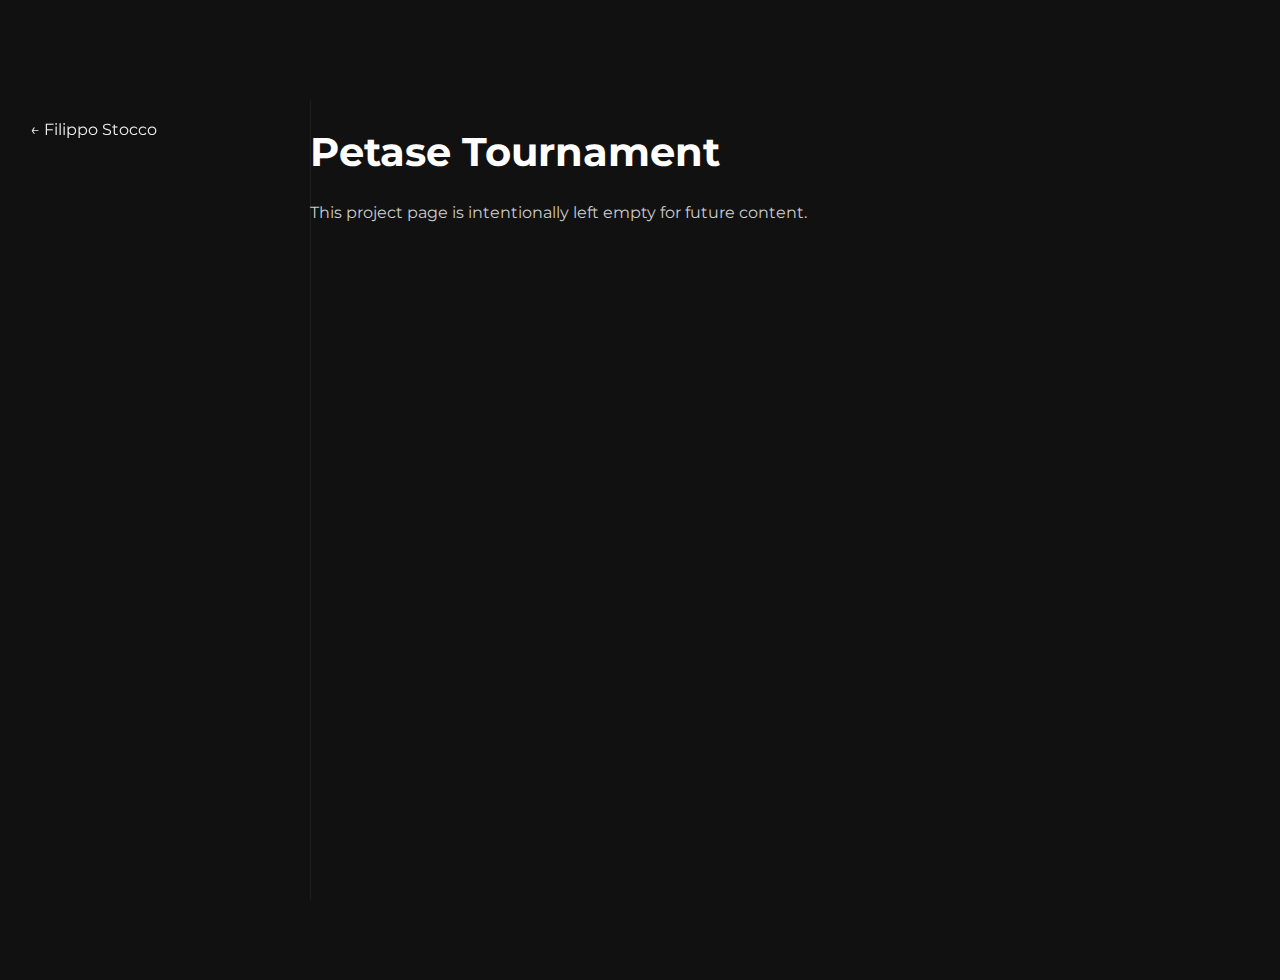
<file: petase_tournament.html>
<!DOCTYPE html>
<html lang="en">

<head>
    <meta charset="UTF-8" />
    <meta name="viewport" content="width=device-width, initial-scale=1.0" />
    <title>Petase Tournament - Filippo Stocco</title>
    <link rel="stylesheet" href="styles.css" />
    <link href="https://fonts.googleapis.com/css2?family=Montserrat:wght@400;500;700&display=swap" rel="stylesheet" />
    <style>
        .project-layout {
            display: flex;
            min-height: 100vh;
            padding-top: 80px;
        }

        .sidebar {
            width: 250px;
            position: fixed;
            top: 100px;
            left: 0;
            bottom: 0;
            padding: 20px 30px;
            overflow-y: auto;
            border-right: 1px solid rgba(255, 255, 255, 0.05);
        }

        .project-content {
            margin-left: 250px;
            padding: 20px 60px;
            max-width: 800px;
        }

        .project-content h1 {
            font-size: 2.5rem;
            color: #fff;
        }

        .project-content p {
            color: #ccc;
        }
    </style>
</head>

<body>
    <div class="project-layout">
        <aside class="sidebar">
            <a href="main.html" class="home-link">← Filippo Stocco</a>
        </aside>
        <main class="project-content">
            <h1>Petase Tournament</h1>
            <p>This project page is intentionally left empty for future content.</p>
        </main>
    </div>
</body>

</html>
</file>
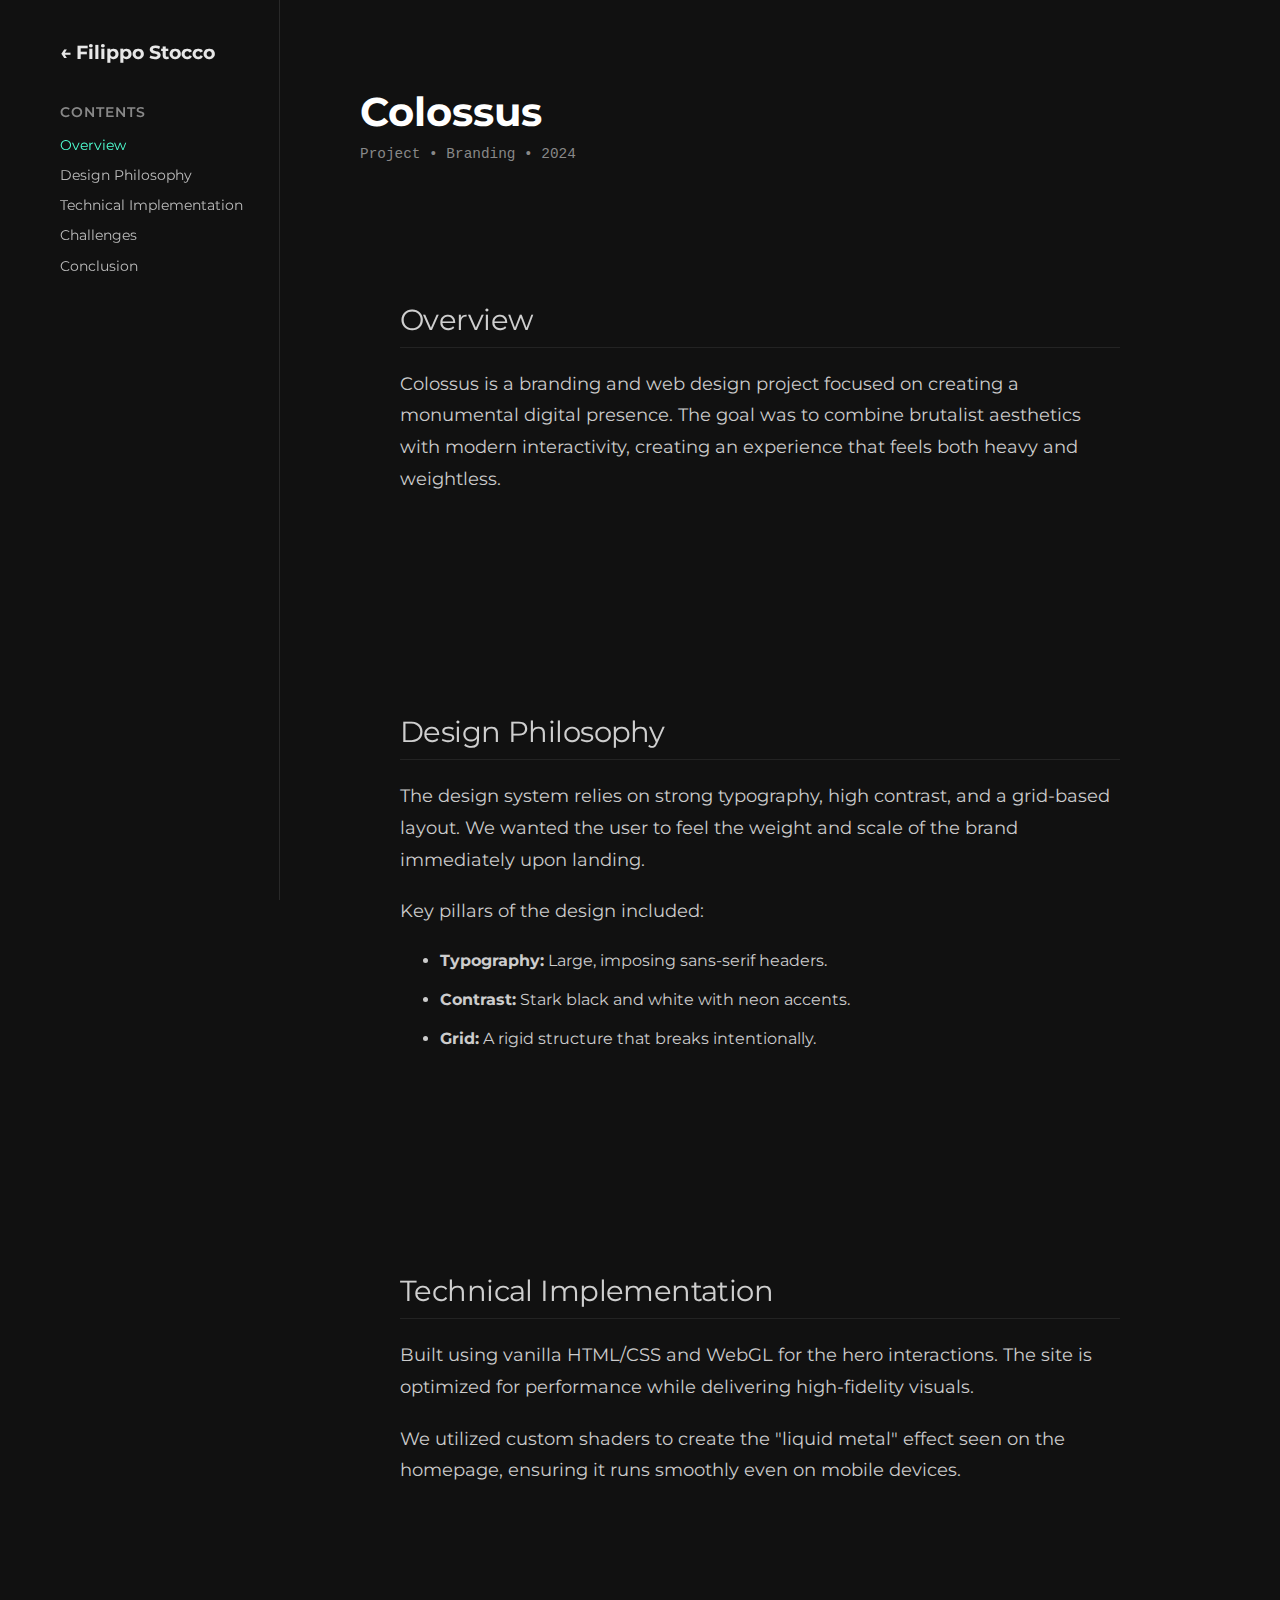
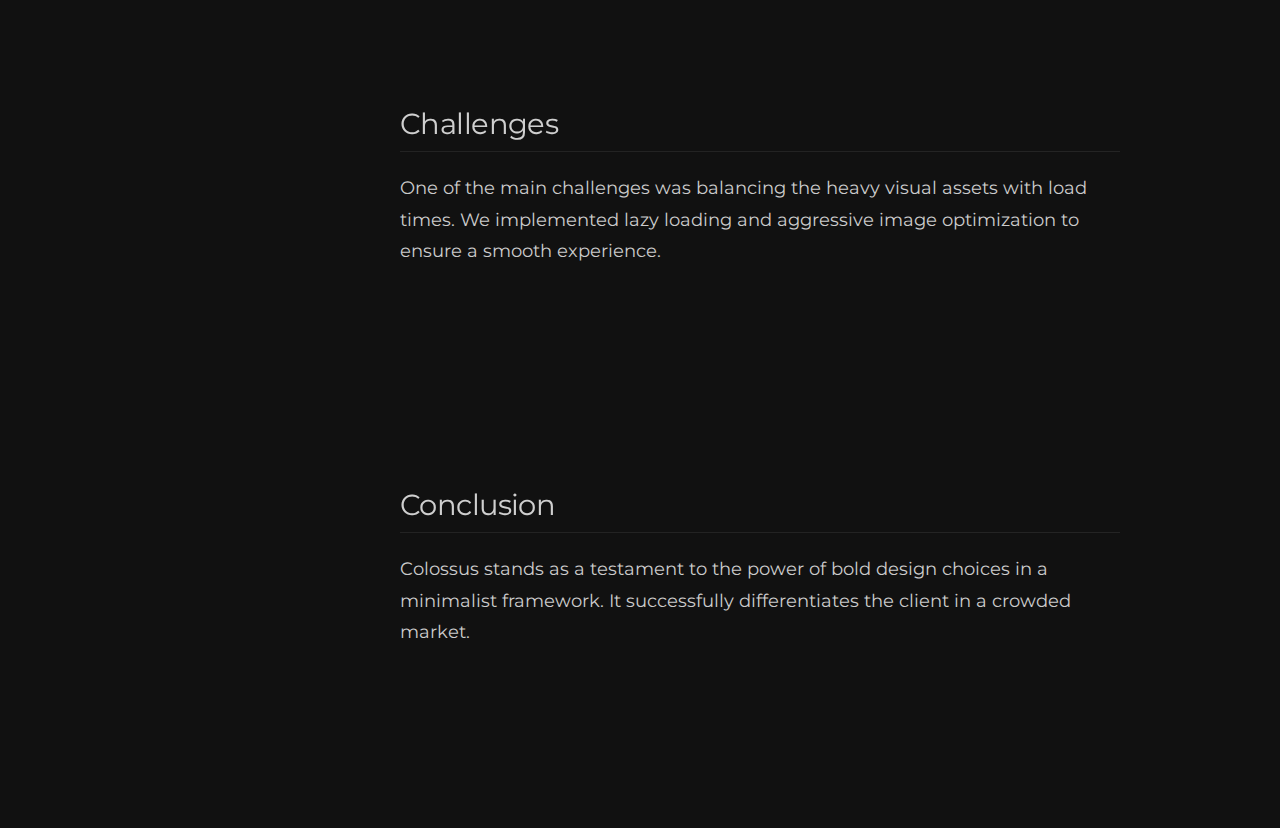
<file: project_colossus.html>
<!DOCTYPE html>
<html lang="en">

<head>
    <meta charset="UTF-8" />
    <meta name="viewport" content="width=device-width, initial-scale=1.0" />
    <title>Colossus - Filippo Stocco</title>
    <link rel="stylesheet" href="styles.css" />
    <link href="https://fonts.googleapis.com/css2?family=Montserrat:wght@400;500;700&display=swap" rel="stylesheet">
    <style>
        /* Override/Reset for the project page to be simpler */
        body {
            background: #111;
            color: #eee;
            margin: 0;
            font-family: 'Montserrat', sans-serif;
        }

        .project-container {
            display: flex;
            max-width: 1200px;
            margin: 0 auto;
            min-height: 100vh;
        }

        /* Sidebar Navigation */
        .sidebar {
            width: 240px;
            flex-shrink: 0;
            position: sticky;
            top: 0;
            height: 100vh;
            padding: 40px 20px;
            border-right: 1px solid rgba(255, 255, 255, 0.1);
            overflow-y: auto;
            box-sizing: border-box;
        }

        .home-link {
            display: block;
            margin-bottom: 40px;
            font-weight: 700;
            font-size: 1.2rem;
            color: #fff;
            opacity: 0.9;
        }

        .toc-header {
            font-size: 0.85rem;
            text-transform: uppercase;
            letter-spacing: 1px;
            color: #888;
            margin-bottom: 15px;
            font-weight: 600;
        }

        .toc-nav {
            display: flex;
            flex-direction: column;
            gap: 10px;
        }

        .toc-nav a {
            font-size: 0.9rem;
            color: #bbb;
            transition: color 0.2s ease;
            line-height: 1.4;
        }

        .toc-nav a:hover,
        .toc-nav a.active {
            color: #4effd2;
            /* Accent color */
        }

        /* Main Content */
        .content {
            flex-grow: 1;
            padding: 60px 80px;
            max-width: 800px;
            /* Optimal reading width */
        }

        .content h1 {
            font-size: 2.5rem;
            margin-bottom: 10px;
            color: #fff;
        }

        .meta-info {
            font-size: 0.9rem;
            color: #888;
            margin-bottom: 40px;
            font-family: monospace;
        }

        .content h2 {
            font-size: 1.8rem;
            margin-top: 60px;
            margin-bottom: 20px;
            color: #fff;
            border-bottom: 1px solid rgba(255, 255, 255, 0.1);
            padding-bottom: 10px;
        }

        .content p {
            font-size: 1.1rem;
            line-height: 1.8;
            color: #ccc;
            margin-bottom: 20px;
        }

        .content ul {
            margin-bottom: 20px;
            line-height: 1.8;
            color: #ccc;
        }

        .content li {
            margin-bottom: 10px;
        }

        /* Responsive */
        @media (max-width: 900px) {
            .project-container {
                flex-direction: column;
            }

            .sidebar {
                width: 100%;
                height: auto;
                position: relative;
                border-right: none;
                border-bottom: 1px solid rgba(255, 255, 255, 0.1);
                padding: 20px;
            }

            .content {
                padding: 40px 20px;
            }
        }
    </style>
</head>

<body>

    <div class="project-container">
        <!-- Left Sidebar -->
        <aside class="sidebar">
            <a href="index.html" class="home-link">← Filippo Stocco</a>

            <div class="toc-header">Contents</div>
            <nav class="toc-nav" id="toc">
                <!-- TOC generated by JS -->
            </nav>
        </aside>

        <!-- Main Content -->
        <main class="content" id="main-content">
            <h1>Colossus</h1>
            <div class="meta-info">Project • Branding • 2024</div>

            <section id="overview">
                <h2>Overview</h2>
                <p>Colossus is a branding and web design project focused on creating a monumental digital presence. The
                    goal was to combine brutalist aesthetics with modern interactivity, creating an experience that
                    feels both heavy and weightless.</p>
            </section>

            <section id="design-philosophy">
                <h2>Design Philosophy</h2>
                <p>The design system relies on strong typography, high contrast, and a grid-based layout. We wanted the
                    user to feel the weight and scale of the brand immediately upon landing.</p>
                <p>Key pillars of the design included:</p>
                <ul>
                    <li><strong>Typography:</strong> Large, imposing sans-serif headers.</li>
                    <li><strong>Contrast:</strong> Stark black and white with neon accents.</li>
                    <li><strong>Grid:</strong> A rigid structure that breaks intentionally.</li>
                </ul>
            </section>

            <section id="technical-implementation">
                <h2>Technical Implementation</h2>
                <p>Built using vanilla HTML/CSS and WebGL for the hero interactions. The site is optimized for
                    performance while delivering high-fidelity visuals.</p>
                <p>We utilized custom shaders to create the "liquid metal" effect seen on the homepage, ensuring it runs
                    smoothly even on mobile devices.</p>
            </section>

            <section id="challenges">
                <h2>Challenges</h2>
                <p>One of the main challenges was balancing the heavy visual assets with load times. We implemented lazy
                    loading and aggressive image optimization to ensure a smooth experience.</p>
            </section>

            <section id="conclusion">
                <h2>Conclusion</h2>
                <p>Colossus stands as a testament to the power of bold design choices in a minimalist framework. It
                    successfully differentiates the client in a crowded market.</p>
            </section>
        </main>
    </div>

    <script>
        // Simple TOC Generator
        document.addEventListener('DOMContentLoaded', () => {
            const tocContainer = document.getElementById('toc');
            const headers = document.querySelectorAll('.content h2');

            headers.forEach(header => {
                // Ensure id exists
                if (!header.parentElement.id) {
                    header.parentElement.id = header.textContent.toLowerCase().replace(/\s+/g, '-');
                }
                const id = header.parentElement.id;

                const link = document.createElement('a');
                link.href = '#' + id;
                link.textContent = header.textContent;
                tocContainer.appendChild(link);
            });

            // Active State on Scroll
            const observer = new IntersectionObserver((entries) => {
                entries.forEach(entry => {
                    if (entry.isIntersecting) {
                        document.querySelectorAll('.toc-nav a').forEach(link => {
                            link.classList.remove('active');
                            if (link.getAttribute('href') === '#' + entry.target.id) {
                                link.classList.add('active');
                            }
                        });
                    }
                });
            }, { rootMargin: '-20% 0px -60% 0px' });

            document.querySelectorAll('section').forEach(section => {
                observer.observe(section);
            });
        });
    </script>
</body>

</html>
</file>
<file: styles.css>
/* Base & typography */
body {
  margin: 0;
  background: #111;
  color: #eee;
  font-family: 'Montserrat', sans-serif;
  overflow-x: hidden;
}

a {
  color: inherit;
  text-decoration: none;
}

/* Layout Container */
.container {
  max-width: 1200px;
  margin: 0 auto;
  padding: 0 20px;
}

/* HERO */
.hero {
  display: flex;
  justify-content: flex-start;
  align-items: flex-end;
  position: relative;
  height: 70vh;
  margin: 20px 0;
  border-radius: 1.5rem;
  background: linear-gradient(135deg,
      #1b0932 0%,
      #4a2380 30%,
      #5666ff 70%,
      #4effd2 100%);


  background-size: 150% 150%;
  animation: gradientMove 15s ease infinite;
}

@keyframes gradientMove {
  0% {
    background-position: 0% 50%;
  }

  50% {
    background-position: 100% 50%;
  }

  100% {
    background-position: 0% 50%;
  }
}

.hero-content {
  position: absolute;
  top: 30px;
  right: 30px;
  left: 30px;
  display: flex;
  justify-content: space-between;
  align-items: flex-start;
  font-weight: 500;
  text-shadow: 0 1px 2px rgba(0, 0, 0, 0.1);
}

.tagline {
  font-size: 1.2rem;
  margin: 0;
  opacity: 0.9;
}

.location {
  text-align: right;
  font-size: 0.9rem;
  line-height: 1.4;
  opacity: 0.9;
}

/* Navigation */
.nav {
  position: sticky;
  top: 20px;
  margin-top: -5rem;
  margin-bottom: 40px;
  padding: 0 30px;
  height: 4rem;
  display: flex;
  align-items: center;
  justify-content: space-between;
  z-index: 1000;
  background: transparent;
  border: none;
  box-shadow: none;
  border-radius: 1.5rem;
}

.nav-links a {
  margin-left: 30px;
  font-size: 0.9rem;
  font-weight: 500;
  opacity: 0.7;
  transition: opacity 0.3s ease;
}

.nav-links a:hover {
  opacity: 1;
}

/* Glass Panel Utility */
.nav.scrolled {
  background: rgba(255, 255, 255, 0.05);
  backdrop-filter: blur(12px) saturate(180%);
  -webkit-backdrop-filter: blur(12px) saturate(180%);
  border: 1px solid rgba(255, 255, 255, 0.08);
  box-shadow: 0 4px 16px rgba(0, 0, 0, 0.1);
}


/* Sections */
section {
  margin-bottom: 60px;
  padding: 40px;
}

section h2 {
  font-size: 1.5rem;
  /* Reduced from 2rem */
  margin-bottom: 30px;
  font-weight: 400;
  opacity: 0.8;
  letter-spacing: -0.02em;
}

/* Project List (And-Now style) */
.project-list {
  list-style: none;
  padding: 0;
  margin: 0;
}

.project-item {
  display: flex;
  justify-content: space-between;
  align-items: baseline;
  padding: 20px 0;
  border-bottom: 1px solid rgba(255, 255, 255, 0.08);
  transition: background 0.3s ease, padding-left 0.3s ease;
  cursor: pointer;
}

.project-item:hover {
  background: rgba(255, 255, 255, 0.03);
  padding-left: 15px;
  padding-right: 15px;
  border-radius: 8px;
  border-bottom-color: transparent;
}

.project-name {
  font-size: 1.3rem;
  font-weight: 400;
}

/* Reduced from 1.8rem */

.project-tags span {
  font-size: 0.8rem;
  opacity: 0.6;
  margin-left: 10px;
  text-transform: uppercase;
  letter-spacing: 1px;
}

.project-item a {
  display: flex;
  justify-content: space-between;
  align-items: baseline;
  width: 100%;
  color: inherit;
  text-decoration: none;
}

/* Protein Showcase Grid */
.showcase-grid {
  display: grid;
  grid-template-columns: repeat(auto-fill, minmax(300px, 1fr));
  gap: 20px;
}

.showcase-item {
  position: relative;
  aspect-ratio: 1;
  border-radius: 1rem;
  overflow: hidden;
  border: 1px solid rgba(255, 255, 255, 0.1);
}

.showcase-item img {
  width: 100%;
  height: 100%;
  object-fit: cover;
  transition: transform 0.5s ease;
}

.showcase-item:hover img {
  transform: scale(1.05);
}

.showcase-caption {
  position: absolute;
  bottom: 0;
  left: 0;
  right: 0;
  padding: 20px;
  background: linear-gradient(to top, rgba(0, 0, 0, 0.8), transparent);
  font-size: 1.2rem;
  font-weight: 500;
}

/* Footer */
footer {
  padding: 40px;
  margin-bottom: 40px;
  font-size: 0.9rem;
  opacity: 0.7;
}

.footer-content {
  display: flex;
  justify-content: space-between;
  align-items: center;
  border-top: 1px solid rgba(255, 255, 255, 0.1);
  padding-top: 20px;
}
</file>
